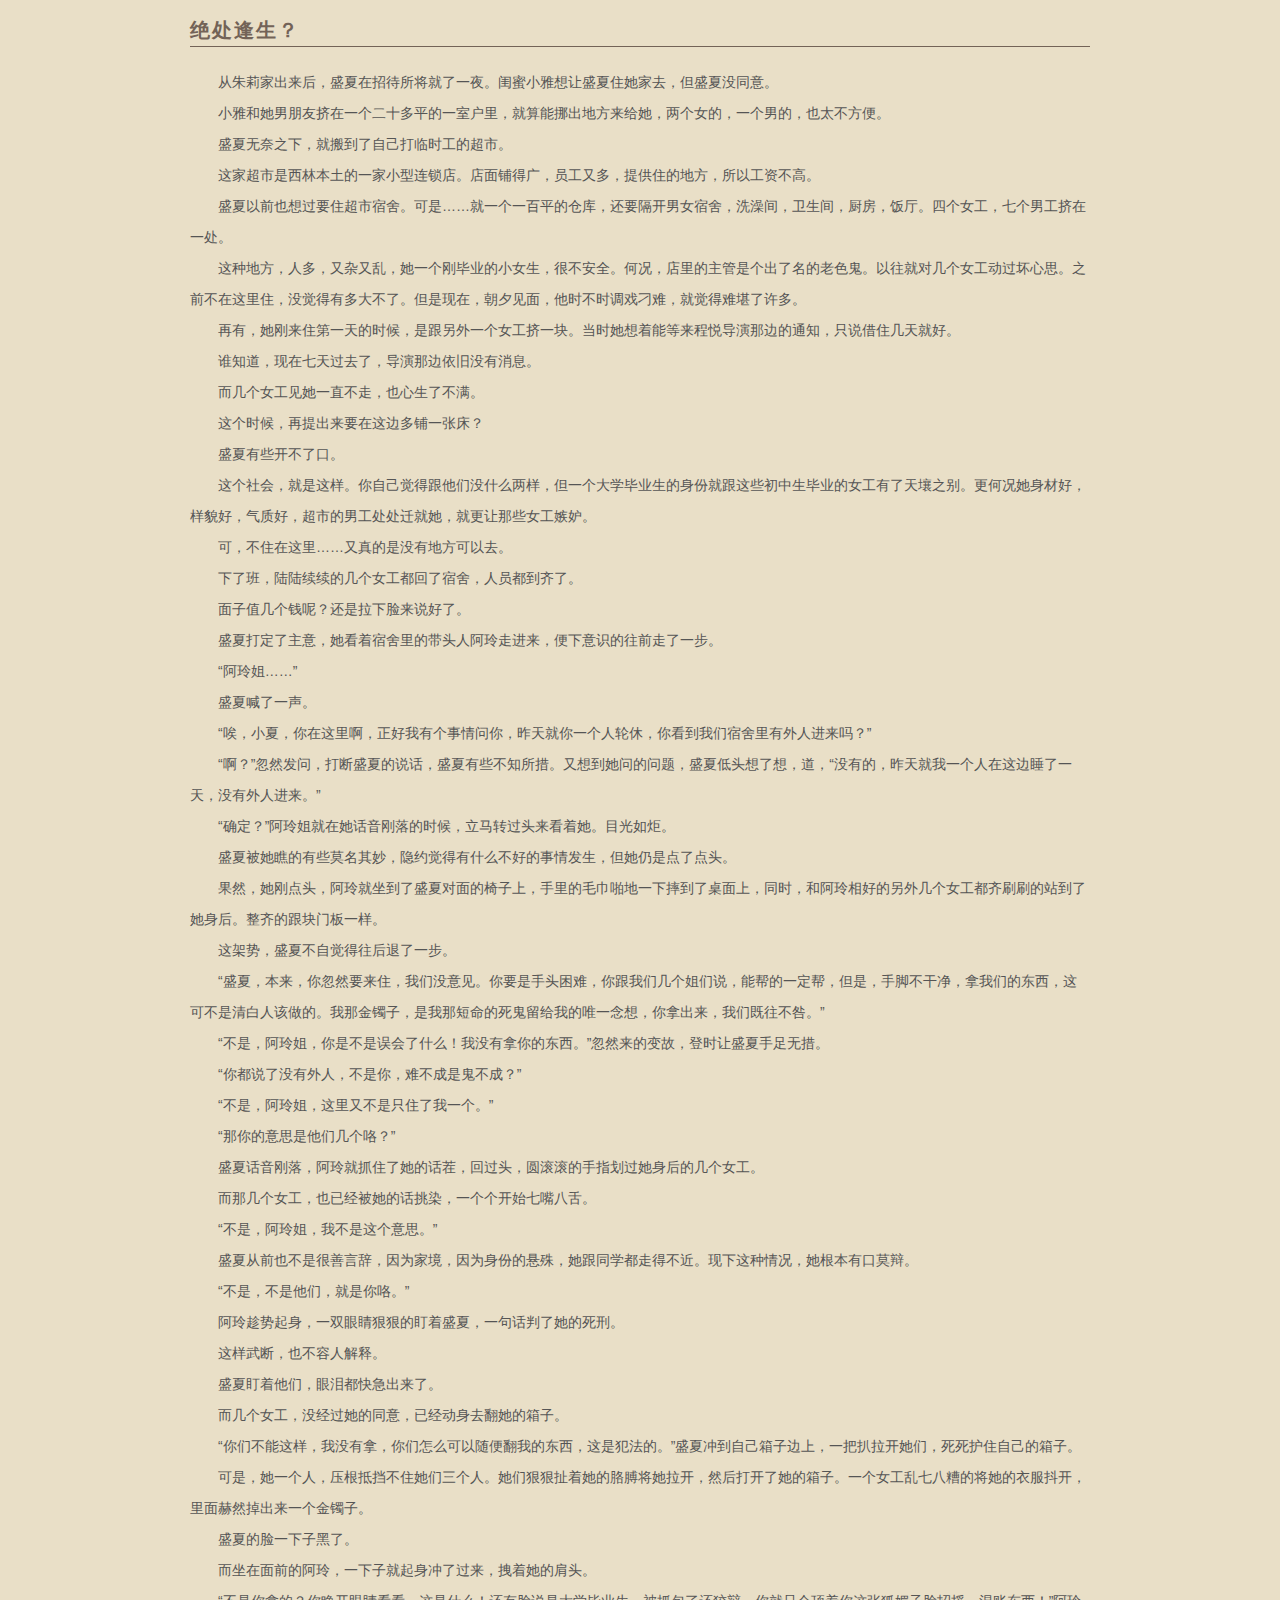
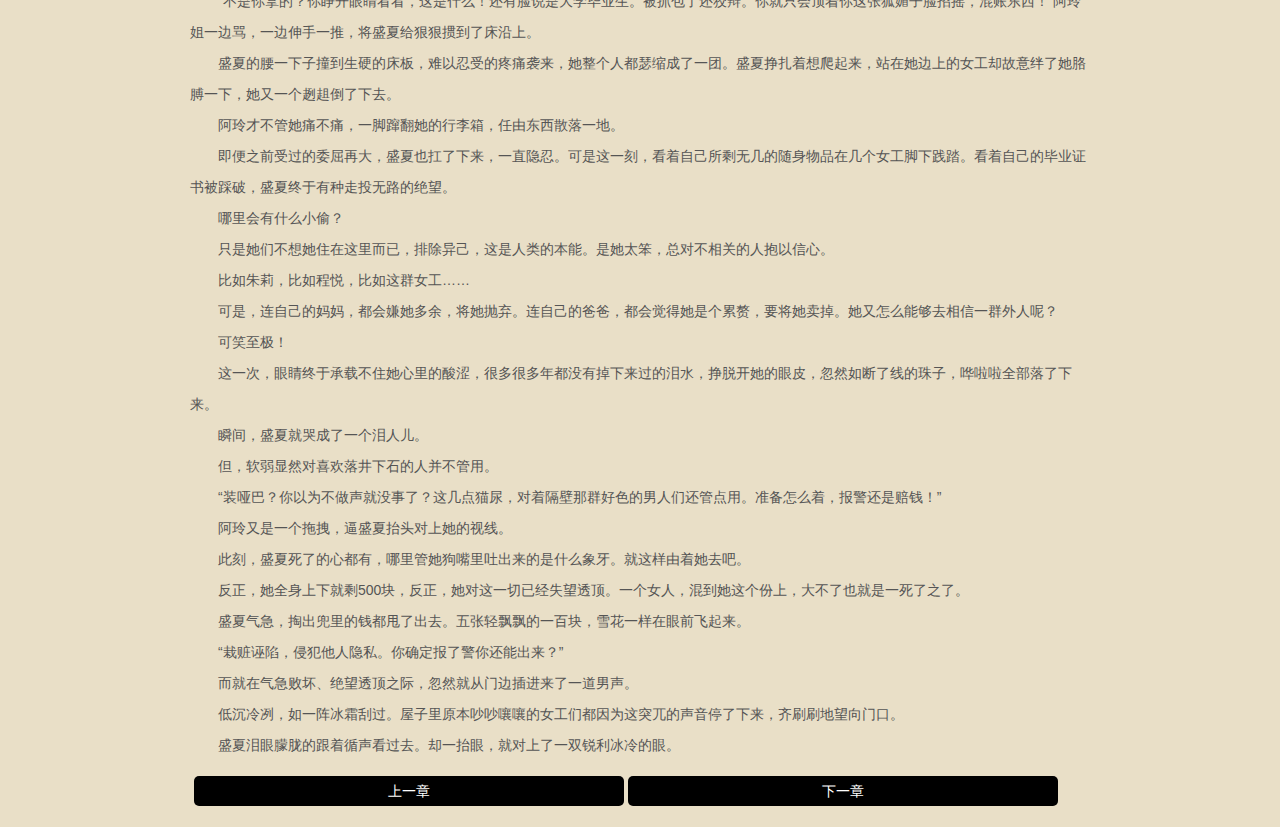
<file: index.html>
<!DOCTYPE html>
<head>
    <meta charset="utf-8">
    <meta name="viewport" content="width=device-width,initial-scale=1,user-scalable=no,minimal-ui">
    <meta name="format-detection" content="telephone=no">
    <title>HTML5APP阅读器</title>
    <link rel="shortcut icon" href="lisw.ico"/>
    <link rel="stylesheet" href="css/reset.css">
    <link rel="stylesheet" href="font/iconfont.css"/>
    <link rel="stylesheet" href="font/font_baitian/iconfont.css"/>
    <link rel="stylesheet" href="css/index.css"/>


</head>
<body>
<!--头部-->
<div class="top-nav" id="js_top_nav" style="display: none">
    <div class="top-nav-warp clearfix">
        <div class="iconfont icon-fanhui fl"></div>
        <p class="nav-title fl">返回书架</p>
    </div>
</div>
<!--内容-->
<div class="container" id="js_container">
    <h4>绝处逢生？</h4>

    <p>从朱莉家出来后，盛夏在招待所将就了一夜。闺蜜小雅想让盛夏住她家去，但盛夏没同意。</p>

    <p>小雅和她男朋友挤在一个二十多平的一室户里，就算能挪出地方来给她，两个女的，一个男的，也太不方便。</p>

    <p>盛夏无奈之下，就搬到了自己打临时工的超市。</p>

    <p>这家超市是西林本土的一家小型连锁店。店面铺得广，员工又多，提供住的地方，所以工资不高。</p>

    <p>盛夏以前也想过要住超市宿舍。可是……就一个一百平的仓库，还要隔开男女宿舍，洗澡间，卫生间，厨房，饭厅。四个女工，七个男工挤在一处。</p>

    <p>
        这种地方，人多，又杂又乱，她一个刚毕业的小女生，很不安全。何况，店里的主管是个出了名的老色鬼。以往就对几个女工动过坏心思。之前不在这里住，没觉得有多大不了。但是现在，朝夕见面，他时不时调戏刁难，就觉得难堪了许多。</p>

    <p>再有，她刚来住第一天的时候，是跟另外一个女工挤一块。当时她想着能等来程悦导演那边的通知，只说借住几天就好。</p>

    <p>谁知道，现在七天过去了，导演那边依旧没有消息。</p>

    <p>而几个女工见她一直不走，也心生了不满。</p>

    <p>这个时候，再提出来要在这边多铺一张床？</p>

    <p>盛夏有些开不了口。</p>

    <p>这个社会，就是这样。你自己觉得跟他们没什么两样，但一个大学毕业生的身份就跟这些初中生毕业的女工有了天壤之别。更何况她身材好，样貌好，气质好，超市的男工处处迁就她，就更让那些女工嫉妒。</p>

    <p>可，不住在这里……又真的是没有地方可以去。</p>

    <p>下了班，陆陆续续的几个女工都回了宿舍，人员都到齐了。</p>

    <p>面子值几个钱呢？还是拉下脸来说好了。</p>

    <p>盛夏打定了主意，她看着宿舍里的带头人阿玲走进来，便下意识的往前走了一步。</p>

    <p>“阿玲姐……”</p>

    <p>盛夏喊了一声。</p>

    <p>“唉，小夏，你在这里啊，正好我有个事情问你，昨天就你一个人轮休，你看到我们宿舍里有外人进来吗？”</p>

    <p>“啊？”忽然发问，打断盛夏的说话，盛夏有些不知所措。又想到她问的问题，盛夏低头想了想，道，“没有的，昨天就我一个人在这边睡了一天，没有外人进来。”</p>

    <p>“确定？”阿玲姐就在她话音刚落的时候，立马转过头来看着她。目光如炬。</p>

    <p>盛夏被她瞧的有些莫名其妙，隐约觉得有什么不好的事情发生，但她仍是点了点头。</p>

    <p>果然，她刚点头，阿玲就坐到了盛夏对面的椅子上，手里的毛巾啪地一下摔到了桌面上，同时，和阿玲相好的另外几个女工都齐刷刷的站到了她身后。整齐的跟块门板一样。</p>

    <p>这架势，盛夏不自觉得往后退了一步。</p>

    <p>
        “盛夏，本来，你忽然要来住，我们没意见。你要是手头困难，你跟我们几个姐们说，能帮的一定帮，但是，手脚不干净，拿我们的东西，这可不是清白人该做的。我那金镯子，是我那短命的死鬼留给我的唯一念想，你拿出来，我们既往不咎。”</p>

    <p>“不是，阿玲姐，你是不是误会了什么！我没有拿你的东西。”忽然来的变故，登时让盛夏手足无措。</p>

    <p>“你都说了没有外人，不是你，难不成是鬼不成？”</p>

    <p>“不是，阿玲姐，这里又不是只住了我一个。”</p>

    <p>“那你的意思是他们几个咯？”</p>

    <p>盛夏话音刚落，阿玲就抓住了她的话茬，回过头，圆滚滚的手指划过她身后的几个女工。</p>

    <p>而那几个女工，也已经被她的话挑染，一个个开始七嘴八舌。</p>

    <p>“不是，阿玲姐，我不是这个意思。”</p>

    <p>盛夏从前也不是很善言辞，因为家境，因为身份的悬殊，她跟同学都走得不近。现下这种情况，她根本有口莫辩。</p>

    <p>“不是，不是他们，就是你咯。”</p>

    <p>阿玲趁势起身，一双眼睛狠狠的盯着盛夏，一句话判了她的死刑。</p>

    <p>这样武断，也不容人解释。</p>

    <p>盛夏盯着他们，眼泪都快急出来了。</p>

    <p>而几个女工，没经过她的同意，已经动身去翻她的箱子。</p>

    <p>“你们不能这样，我没有拿，你们怎么可以随便翻我的东西，这是犯法的。”盛夏冲到自己箱子边上，一把扒拉开她们，死死护住自己的箱子。</p>

    <p>可是，她一个人，压根抵挡不住她们三个人。她们狠狠扯着她的胳膊将她拉开，然后打开了她的箱子。一个女工乱七八糟的将她的衣服抖开，里面赫然掉出来一个金镯子。</p>

    <p>盛夏的脸一下子黑了。</p>

    <p>而坐在面前的阿玲，一下子就起身冲了过来，拽着她的肩头。</p>

    <p>“不是你拿的？你睁开眼睛看看，这是什么！还有脸说是大学毕业生。被抓包了还狡辩。你就只会顶着你这张狐媚子脸招摇，混账东西！”阿玲姐一边骂，一边伸手一推，将盛夏给狠狠掼到了床沿上。</p>

    <p>盛夏的腰一下子撞到生硬的床板，难以忍受的疼痛袭来，她整个人都瑟缩成了一团。盛夏挣扎着想爬起来，站在她边上的女工却故意绊了她胳膊一下，她又一个趔趄倒了下去。</p>

    <p>阿玲才不管她痛不痛，一脚蹿翻她的行李箱，任由东西散落一地。</p>

    <p>即便之前受过的委屈再大，盛夏也扛了下来，一直隐忍。可是这一刻，看着自己所剩无几的随身物品在几个女工脚下践踏。看着自己的毕业证书被踩破，盛夏终于有种走投无路的绝望。</p>

    <p>哪里会有什么小偷？</p>

    <p>只是她们不想她住在这里而已，排除异己，这是人类的本能。是她太笨，总对不相关的人抱以信心。</p>

    <p>比如朱莉，比如程悦，比如这群女工……</p>

    <p>可是，连自己的妈妈，都会嫌她多余，将她抛弃。连自己的爸爸，都会觉得她是个累赘，要将她卖掉。她又怎么能够去相信一群外人呢？</p>

    <p>可笑至极！</p>

    <p>这一次，眼睛终于承载不住她心里的酸涩，很多很多年都没有掉下来过的泪水，挣脱开她的眼皮，忽然如断了线的珠子，哗啦啦全部落了下来。</p>

    <p>瞬间，盛夏就哭成了一个泪人儿。</p>

    <p>但，软弱显然对喜欢落井下石的人并不管用。</p>

    <p>“装哑巴？你以为不做声就没事了？这几点猫尿，对着隔壁那群好色的男人们还管点用。准备怎么着，报警还是赔钱！”</p>

    <p>阿玲又是一个拖拽，逼盛夏抬头对上她的视线。</p>

    <p>此刻，盛夏死了的心都有，哪里管她狗嘴里吐出来的是什么象牙。就这样由着她去吧。</p>

    <p>反正，她全身上下就剩500块，反正，她对这一切已经失望透顶。一个女人，混到她这个份上，大不了也就是一死了之了。</p>

    <p>盛夏气急，掏出兜里的钱都甩了出去。五张轻飘飘的一百块，雪花一样在眼前飞起来。</p>

    <p>“栽赃诬陷，侵犯他人隐私。你确定报了警你还能出来？”</p>

    <p>而就在气急败坏、绝望透顶之际，忽然就从门边插进来了一道男声。</p>

    <p>低沉冷冽，如一阵冰霜刮过。屋子里原本吵吵嚷嚷的女工们都因为这突兀的声音停了下来，齐刷刷地望向门口。</p>

    <p>盛夏泪眼朦胧的跟着循声看过去。却一抬眼，就对上了一双锐利冰冷的眼。</p>
</div>
<!--上一章 下一章 -->
<div class="m-button-bar">
    <ul class="u-tab clearfix">
        <li class="prev_button fl" id="js_up">
            上一章
        </li>
        <li class="next_button fl" id="js_next">
            下一章
        </li>
    </ul>
</div>
<!--底部-->
<div class="footer" id="js_footer" style="display: none">
    <div class="footer-left">
        <div class="iconfont icon-mulu"></div>
        <div>目录</div>
    </div>
    <div class="footer-middle" id="js_ziti">
        <div class="iconfont icon-ziti" id="js_footer_middle_color"></div>
        <div>字体</div>
    </div>
    <div class="footer-right clearfix" id="js_qie_huan">
        <div class="night" id="js_night">
            <div class="iconfont icon-yueliang"></div>
            <div>夜间</div>
        </div>
        <div class="with" id="js_bai_tian">
            <div class="iconfont icon-baitianqing"></div>
            <div>白天</div>
        </div>
    </div>
</div>
<!--改变颜色-->
<div class="yan-se" id="js_yan_se" style="display: none">
    <div class="yan-se-zi-hao clearfix">
        <div class="zi fl">字号</div>
        <div class="text fl" id="js_big_txt">大</div>
        <div class="text fl" id="js_small_txt">小</div>
    </div>
    <div class="yan-se-bg clearfix">
        <div class="bg fl">背景</div>
        <ul class="color fl" id="js_bg_color">
            <li></li>
            <li></li>
            <li></li>
            <li></li>
            <li></li>
        </ul>
    </div>
</div>
<!--中间空盒子-->
<div class="middle" id="js_kong"></div>


<script src="lib/zepto.min.js"></script>
<script>
    window.jQuery = $;
</script>
<script src="js/jquery.base64.js"></script>
<script src="js/jquery.jsonp.js"></script>
<script>
    $(function () {

        //入口函数
        main();
        function main() {
            interaction();

        }

        //本地存储
        var pre = 'lsw';
        //防止复用
        function getLocal(key) {
            return localStorage.getItem(pre + key);
        }

        function setLocal(key, val) {
            return localStorage.setItem(pre + key, val)
        }

        //获取DOM对象

        var Dom = {
            kong: $('#js_kong'),
            js_footer: $('#js_footer'),
            js_top_nav: $('#js_top_nav'),
            js_yan_se: $('#js_yan_se'),
            js_ziti: $('#js_ziti'),
            js_footer_middle_color: $('#js_footer_middle_color'),
            js_container: $('#js_container'),
            js_bai_tian: $('#js_bai_tian'),
            js_night: $('#js_night'),
            body: $('body'),

        };

        //页面初始化

        var initFontSize = parseInt(getLocal('font-size')) || 14;
        var bgColor = getLocal('background-color') || '#E9DFC7';

        Dom.js_container.css('font-size', initFontSize);
        Dom.body.css('background-color', bgColor);


        //交互函数
        function interaction() {


            $('#js_kong').click(function () {
                if (Dom.js_footer.css('display') == 'none') {
                    Dom.js_footer.show();
                    Dom.js_top_nav.show();
                } else {
                    Dom.js_footer.hide();
                    Dom.js_top_nav.hide();
                    Dom.js_yan_se.hide();
                    Dom.js_footer_middle_color.removeClass('action');
                }
            });
            //滚动隐藏
            $(window).scroll(function () {
                Dom.js_footer.hide();
                Dom.js_top_nav.hide();
                Dom.js_yan_se.hide()
            });

            //点击字体显示隐藏
            $('#js_ziti').click(function () {
                if (Dom.js_yan_se.css('display') == 'none') {
                    Dom.js_yan_se.show();
                    Dom.js_footer_middle_color.addClass('action')
                } else {
                    Dom.js_yan_se.hide();
                    Dom.js_footer_middle_color.removeClass('action');
                }
            });

            //点击字体变大
            $('#js_big_txt').click(function () {
                initFontSize++;
                if (initFontSize > 25) {
                    return;
                }
                Dom.js_container.css('font-size', initFontSize);
                setLocal('font-size', initFontSize)
            });
            //点击字体变小
            $('#js_small_txt').click(function () {
                initFontSize--;
                if (initFontSize < 12) {
                    return;
                }
                Dom.js_container.css('font-size', initFontSize);
                setLocal('font-size', initFontSize)
            });

            //背景颜色
            var lis = $('#js_bg_color').children();
            for (var i = 0, len = lis.length; i < len; i++) {

                lis[i].onclick = function () {

                    var bgColor = $(this).css('background-color');
                    Dom.body.css('background-color', bgColor);
                    setLocal('background-color', bgColor);
                }
            }

            //夜间和白天切换
            var night = $('#js_qie_huan');
            night.on('click', function () {
                if (Dom.js_night.css('display') == 'none') {
                    Dom.js_bai_tian.hide();
                    Dom.js_night.show();
                    Dom.body.css('background-color', bgColor);
                } else {
                    Dom.js_night.hide();
                    Dom.js_bai_tian.show();
                    Dom.body.css({
                        'background-color': '#0F1410',
                        'color': '#4E534F'
                    });

                }
            });


        }


        //上一页
        var Chapter_id = 4;
        //本地存储 如果有记录就用记录的
        if (getLocal('last_id')) {
            Chapter_id = getLocal('last_id');
        }

        $('#js_up').click(function () {
            Chapter_id--;
            if (Chapter_id == 1) {
                Chapter_id = 8;
            }
            setLocal('last_id',Chapter_id);
            $(window).scrollTop(0);
            content(Chapter_id);
        });
        //下一页
        $('#js_next').click(function () {
            Chapter_id++;
            if (Chapter_id == 8) {
                Chapter_id = 1;
            }
            setLocal('last_id',Chapter_id);
            $(window).scrollTop(0);
            content(Chapter_id);
        });


        content(Chapter_id);
        //页面ajax
        function content(id) {
            $.get("data/data" + Chapter_id + ".json",
                    function (data) {
                        if (data.result == 0) {
                            var url = data.jsonp;
                            getBSONP(url, function (data) {
                                var jsonObj = JSON.parse(data);
                                var html = "<h4>" + jsonObj.t + "</h4>";
                                for (var i = 0; i < jsonObj.p.length; i++) {
                                    html += "<p>" + jsonObj.p[i] + "</p>";
                                }
                                $('#js_container').html(html)
                            })

                        }
                    }, 'json');
        }


        //数据解密
        function getBSONP(url, callback) {
            return $.jsonp({
                url: url,
                cache: true,
                callback: "duokan_fiction_chapter",
                success: function (result) {
                    var data = $.base64.decode(result);
                    var json = decodeURIComponent(escape(data));
                    callback(json);
                }
            });

        };


    });
</script>
</body>
</file>
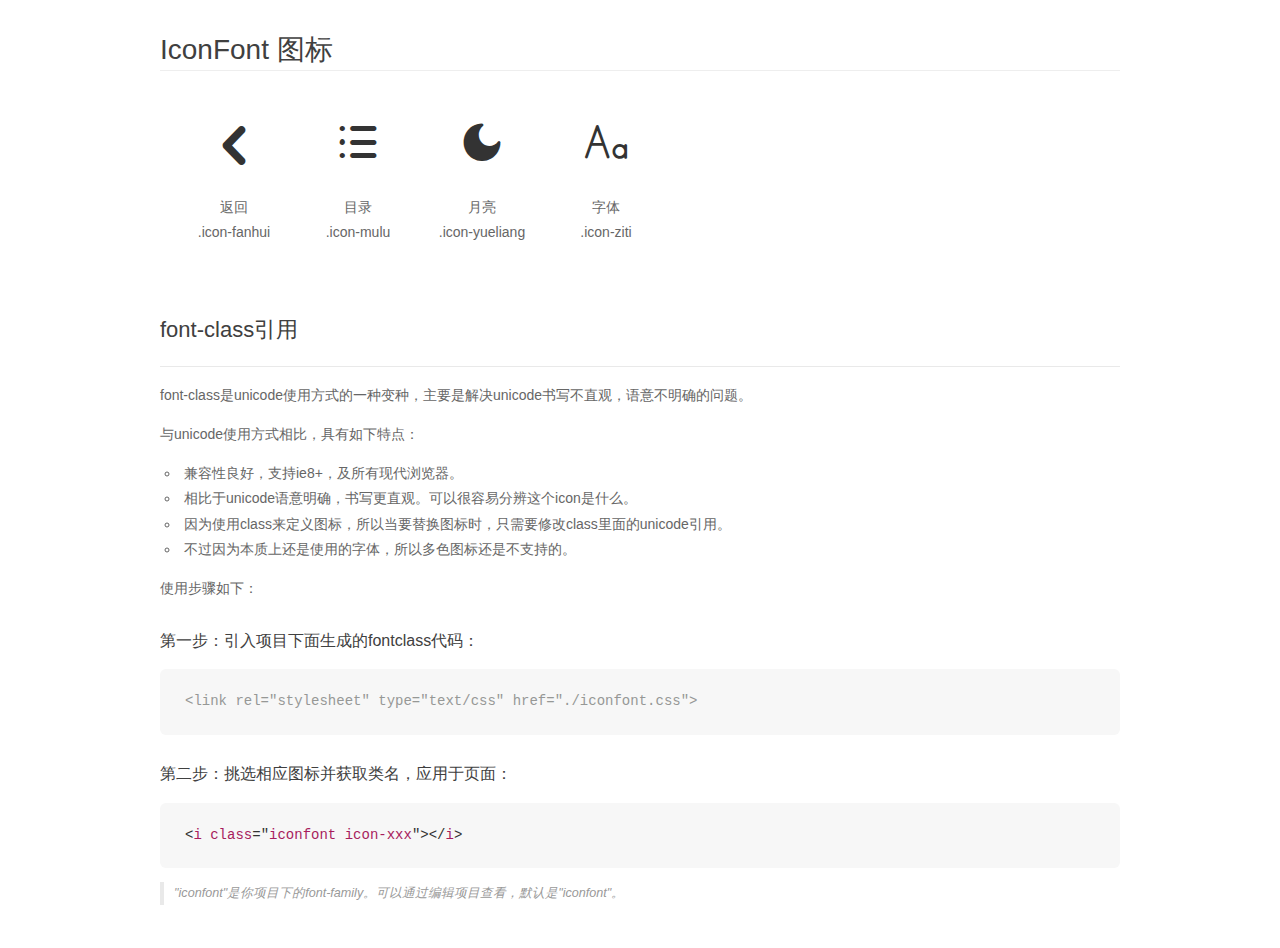
<file: font/demo_fontclass.html>
<!DOCTYPE html>
<html>
<head>
    <meta charset="utf-8"/>
    <title>IconFont</title>
    <link rel="stylesheet" href="demo.css">
    <link rel="stylesheet" href="iconfont.css">
</head>
<body>
    <div class="main markdown">
        <h1>IconFont 图标</h1>
        <ul class="icon_lists clear">
            
                <li>
                <i class="icon iconfont icon-fanhui"></i>
                    <div class="name">返回</div>
                    <div class="fontclass">.icon-fanhui</div>
                </li>
            
                <li>
                <i class="icon iconfont icon-mulu"></i>
                    <div class="name">目录</div>
                    <div class="fontclass">.icon-mulu</div>
                </li>
            
                <li>
                <i class="icon iconfont icon-yueliang"></i>
                    <div class="name">月亮</div>
                    <div class="fontclass">.icon-yueliang</div>
                </li>
            
                <li>
                <i class="icon iconfont icon-ziti"></i>
                    <div class="name">字体</div>
                    <div class="fontclass">.icon-ziti</div>
                </li>
            
        </ul>

        <h2 id="font-class-">font-class引用</h2>
        <hr>

        <p>font-class是unicode使用方式的一种变种，主要是解决unicode书写不直观，语意不明确的问题。</p>
        <p>与unicode使用方式相比，具有如下特点：</p>
        <ul>
        <li>兼容性良好，支持ie8+，及所有现代浏览器。</li>
        <li>相比于unicode语意明确，书写更直观。可以很容易分辨这个icon是什么。</li>
        <li>因为使用class来定义图标，所以当要替换图标时，只需要修改class里面的unicode引用。</li>
        <li>不过因为本质上还是使用的字体，所以多色图标还是不支持的。</li>
        </ul>
        <p>使用步骤如下：</p>
        <h3 id="-fontclass-">第一步：引入项目下面生成的fontclass代码：</h3>


        <pre><code class="lang-js hljs javascript"><span class="hljs-comment">&lt;link rel="stylesheet" type="text/css" href="./iconfont.css"&gt;</span></code></pre>
        <h3 id="-">第二步：挑选相应图标并获取类名，应用于页面：</h3>
        <pre><code class="lang-css hljs">&lt;<span class="hljs-selector-tag">i</span> <span class="hljs-selector-tag">class</span>="<span class="hljs-selector-tag">iconfont</span> <span class="hljs-selector-tag">icon-xxx</span>"&gt;&lt;/<span class="hljs-selector-tag">i</span>&gt;</code></pre>
        <blockquote>
        <p>"iconfont"是你项目下的font-family。可以通过编辑项目查看，默认是"iconfont"。</p>
        </blockquote>
    </div>
</body>
</html>
</file>
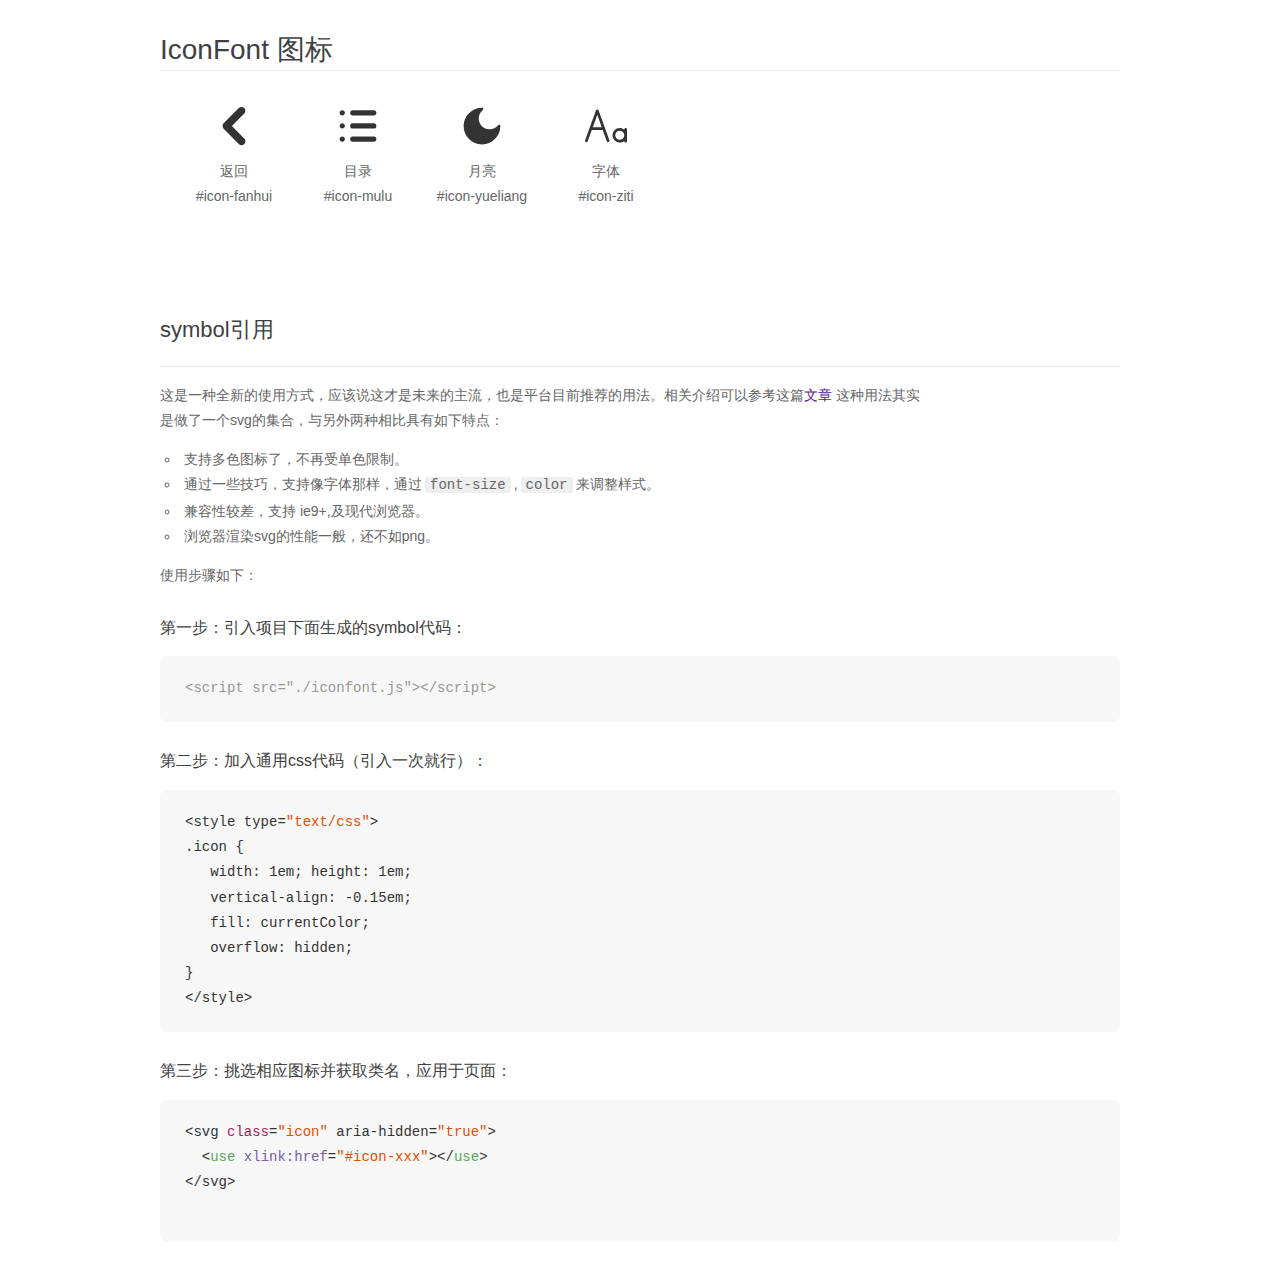
<file: font/demo_symbol.html>
<!DOCTYPE html>
<html>
<head>
    <meta charset="utf-8"/>
    <title>IconFont</title>
    <link rel="stylesheet" href="demo.css">
    <script src="iconfont.js"></script>

    <style type="text/css">
        .icon {
          /* 通过设置 font-size 来改变图标大小 */
          width: 1em; height: 1em;
          /* 图标和文字相邻时，垂直对齐 */
          vertical-align: -0.15em;
          /* 通过设置 color 来改变 SVG 的颜色/fill */
          fill: currentColor;
          /* path 和 stroke 溢出 viewBox 部分在 IE 下会显示
             normalize.css 中也包含这行 */
          overflow: hidden;
        }

    </style>
</head>
<body>
    <div class="main markdown">
        <h1>IconFont 图标</h1>
        <ul class="icon_lists clear">
            
                <li>
                    <svg class="icon" aria-hidden="true">
                        <use xlink:href="#icon-fanhui"></use>
                    </svg>
                    <div class="name">返回</div>
                    <div class="fontclass">#icon-fanhui</div>
                </li>
            
                <li>
                    <svg class="icon" aria-hidden="true">
                        <use xlink:href="#icon-mulu"></use>
                    </svg>
                    <div class="name">目录</div>
                    <div class="fontclass">#icon-mulu</div>
                </li>
            
                <li>
                    <svg class="icon" aria-hidden="true">
                        <use xlink:href="#icon-yueliang"></use>
                    </svg>
                    <div class="name">月亮</div>
                    <div class="fontclass">#icon-yueliang</div>
                </li>
            
                <li>
                    <svg class="icon" aria-hidden="true">
                        <use xlink:href="#icon-ziti"></use>
                    </svg>
                    <div class="name">字体</div>
                    <div class="fontclass">#icon-ziti</div>
                </li>
            
        </ul>


        <h2 id="symbol-">symbol引用</h2>
        <hr>

        <p>这是一种全新的使用方式，应该说这才是未来的主流，也是平台目前推荐的用法。相关介绍可以参考这篇<a href="">文章</a>
        这种用法其实是做了一个svg的集合，与另外两种相比具有如下特点：</p>
        <ul>
          <li>支持多色图标了，不再受单色限制。</li>
          <li>通过一些技巧，支持像字体那样，通过<code>font-size</code>,<code>color</code>来调整样式。</li>
          <li>兼容性较差，支持 ie9+,及现代浏览器。</li>
          <li>浏览器渲染svg的性能一般，还不如png。</li>
        </ul>
        <p>使用步骤如下：</p>
        <h3 id="-symbol-">第一步：引入项目下面生成的symbol代码：</h3>
        <pre><code class="lang-js hljs javascript"><span class="hljs-comment">&lt;script src="./iconfont.js"&gt;&lt;/script&gt;</span></code></pre>
        <h3 id="-css-">第二步：加入通用css代码（引入一次就行）：</h3>
        <pre><code class="lang-js hljs javascript">&lt;style type=<span class="hljs-string">"text/css"</span>&gt;
.icon {
   width: <span class="hljs-number">1</span>em; height: <span class="hljs-number">1</span>em;
   vertical-align: <span class="hljs-number">-0.15</span>em;
   fill: currentColor;
   overflow: hidden;
}
&lt;<span class="hljs-regexp">/style&gt;</span></code></pre>
        <h3 id="-">第三步：挑选相应图标并获取类名，应用于页面：</h3>
        <pre><code class="lang-js hljs javascript">&lt;svg <span class="hljs-class"><span class="hljs-keyword">class</span></span>=<span class="hljs-string">"icon"</span> aria-hidden=<span class="hljs-string">"true"</span>&gt;<span class="xml"><span class="hljs-tag">
  &lt;<span class="hljs-name">use</span> <span class="hljs-attr">xlink:href</span>=<span class="hljs-string">"#icon-xxx"</span>&gt;</span><span class="hljs-tag">&lt;/<span class="hljs-name">use</span>&gt;</span>
</span>&lt;<span class="hljs-regexp">/svg&gt;
        </span></code></pre>
    </div>
</body>
</html>
</file>
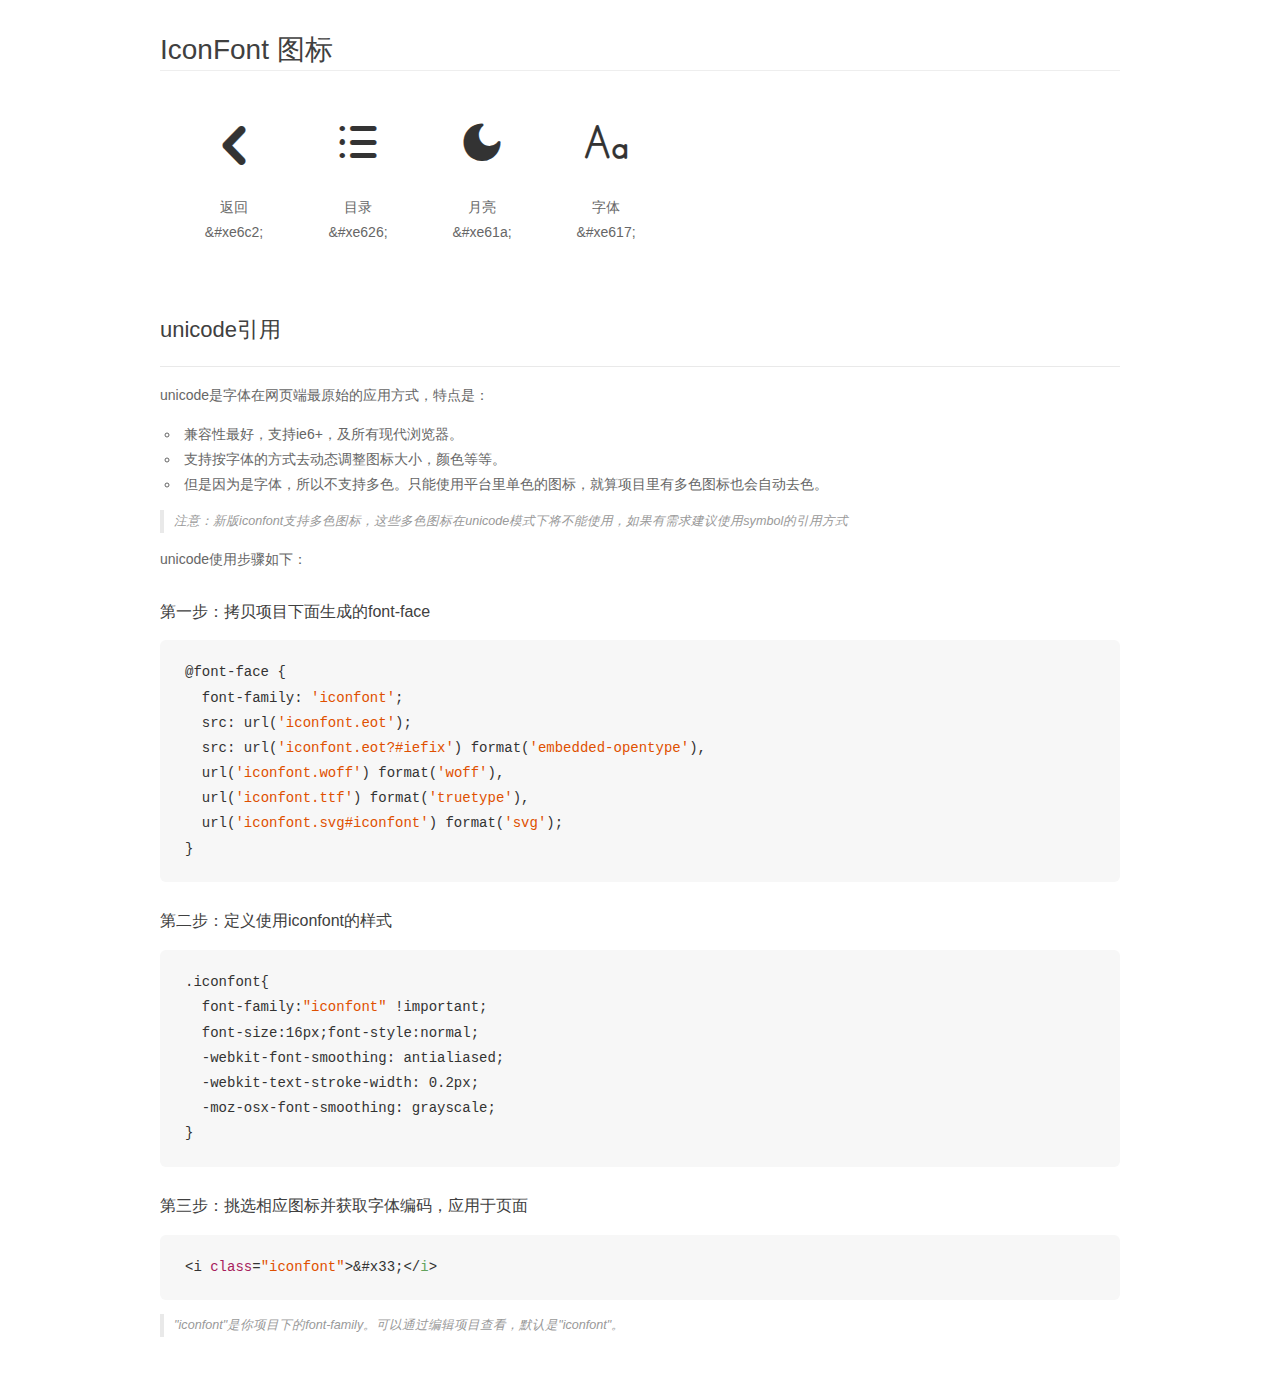
<file: font/demo_unicode.html>
<!DOCTYPE html>
<html>
<head>
    <meta charset="utf-8"/>
    <title>IconFont</title>
    <link rel="stylesheet" href="demo.css">

    <style type="text/css">

        @font-face {font-family: "iconfont";
          src: url('iconfont.eot'); /* IE9*/
          src: url('iconfont.eot#iefix') format('embedded-opentype'), /* IE6-IE8 */
          url('iconfont.woff') format('woff'), /* chrome, firefox */
          url('iconfont.ttf') format('truetype'), /* chrome, firefox, opera, Safari, Android, iOS 4.2+*/
          url('iconfont.svg#iconfont') format('svg'); /* iOS 4.1- */
        }

        .iconfont {
          font-family:"iconfont" !important;
          font-size:16px;
          font-style:normal;
          -webkit-font-smoothing: antialiased;
          -webkit-text-stroke-width: 0.2px;
          -moz-osx-font-smoothing: grayscale;
        }

    </style>
</head>
<body>
    <div class="main markdown">
        <h1>IconFont 图标</h1>
        <ul class="icon_lists clear">
            
                <li>
                <i class="icon iconfont">&#xe6c2;</i>
                    <div class="name">返回</div>
                    <div class="code">&amp;#xe6c2;</div>
                </li>
            
                <li>
                <i class="icon iconfont">&#xe626;</i>
                    <div class="name">目录</div>
                    <div class="code">&amp;#xe626;</div>
                </li>
            
                <li>
                <i class="icon iconfont">&#xe61a;</i>
                    <div class="name">月亮</div>
                    <div class="code">&amp;#xe61a;</div>
                </li>
            
                <li>
                <i class="icon iconfont">&#xe617;</i>
                    <div class="name">字体</div>
                    <div class="code">&amp;#xe617;</div>
                </li>
            
        </ul>
        <h2 id="unicode-">unicode引用</h2>
        <hr>

        <p>unicode是字体在网页端最原始的应用方式，特点是：</p>
        <ul>
        <li>兼容性最好，支持ie6+，及所有现代浏览器。</li>
        <li>支持按字体的方式去动态调整图标大小，颜色等等。</li>
        <li>但是因为是字体，所以不支持多色。只能使用平台里单色的图标，就算项目里有多色图标也会自动去色。</li>
        </ul>
        <blockquote>
        <p>注意：新版iconfont支持多色图标，这些多色图标在unicode模式下将不能使用，如果有需求建议使用symbol的引用方式</p>
        </blockquote>
        <p>unicode使用步骤如下：</p>
        <h3 id="-font-face">第一步：拷贝项目下面生成的font-face</h3>
        <pre><code class="lang-js hljs javascript">@font-face {
  font-family: <span class="hljs-string">'iconfont'</span>;
  src: url(<span class="hljs-string">'iconfont.eot'</span>);
  src: url(<span class="hljs-string">'iconfont.eot?#iefix'</span>) format(<span class="hljs-string">'embedded-opentype'</span>),
  url(<span class="hljs-string">'iconfont.woff'</span>) format(<span class="hljs-string">'woff'</span>),
  url(<span class="hljs-string">'iconfont.ttf'</span>) format(<span class="hljs-string">'truetype'</span>),
  url(<span class="hljs-string">'iconfont.svg#iconfont'</span>) format(<span class="hljs-string">'svg'</span>);
}
</code></pre>
        <h3 id="-iconfont-">第二步：定义使用iconfont的样式</h3>
        <pre><code class="lang-js hljs javascript">.iconfont{
  font-family:<span class="hljs-string">"iconfont"</span> !important;
  font-size:<span class="hljs-number">16</span>px;font-style:normal;
  -webkit-font-smoothing: antialiased;
  -webkit-text-stroke-width: <span class="hljs-number">0.2</span>px;
  -moz-osx-font-smoothing: grayscale;
}
</code></pre>
        <h3 id="-">第三步：挑选相应图标并获取字体编码，应用于页面</h3>
        <pre><code class="lang-js hljs javascript">&lt;i <span class="hljs-class"><span class="hljs-keyword">class</span></span>=<span class="hljs-string">"iconfont"</span>&gt;&amp;#x33;<span class="xml"><span class="hljs-tag">&lt;/<span class="hljs-name">i</span>&gt;</span></span></code></pre>

        <blockquote>
        <p>"iconfont"是你项目下的font-family。可以通过编辑项目查看，默认是"iconfont"。</p>
        </blockquote>
    </div>


</body>
</html>
</file>
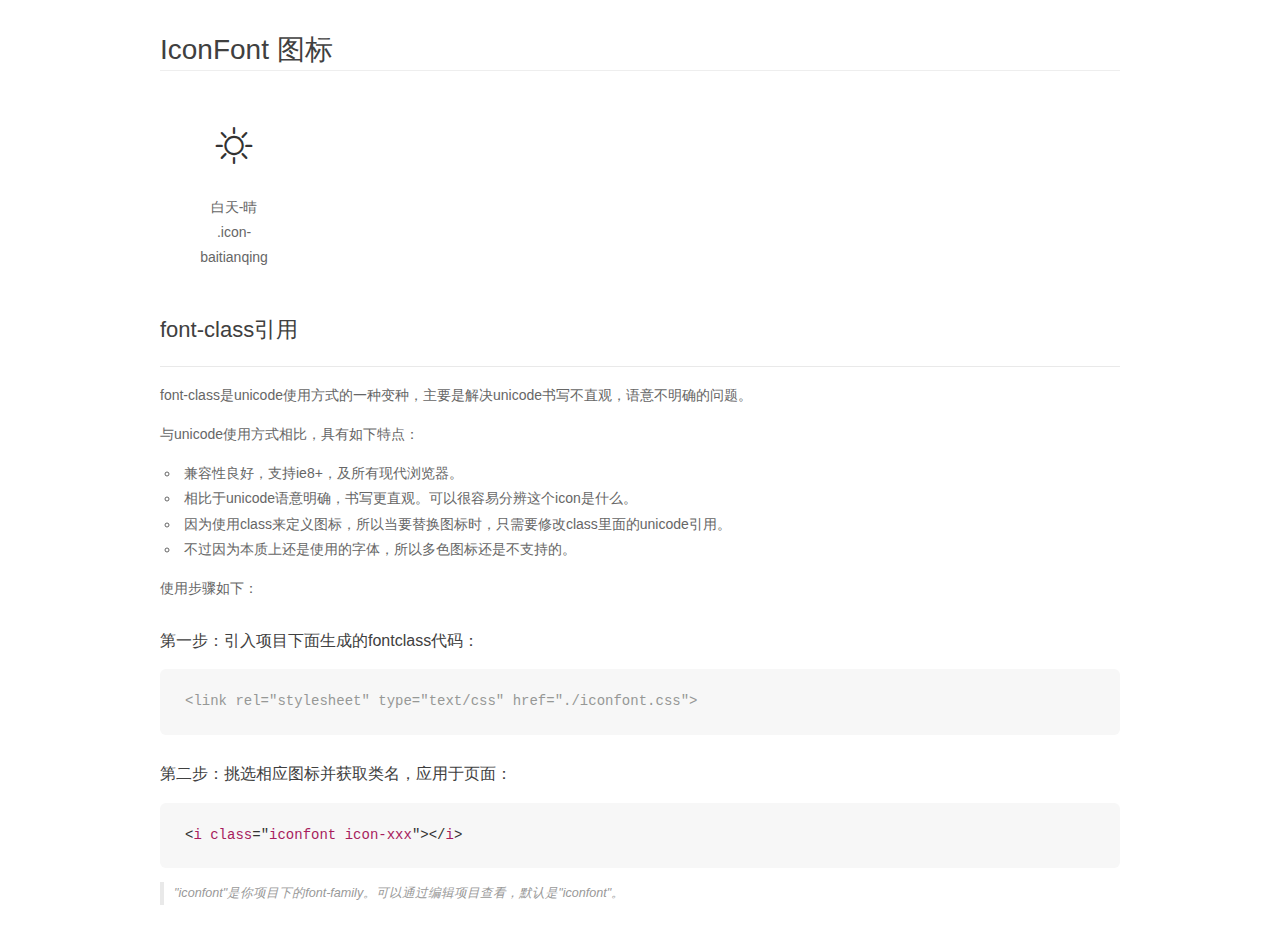
<file: font/font_baitian/demo_fontclass.html>
<!DOCTYPE html>
<html>
<head>
    <meta charset="utf-8"/>
    <title>IconFont</title>
    <link rel="stylesheet" href="demo.css">
    <link rel="stylesheet" href="iconfont.css">
</head>
<body>
    <div class="main markdown">
        <h1>IconFont 图标</h1>
        <ul class="icon_lists clear">
            
                <li>
                <i class="icon iconfont icon-baitianqing"></i>
                    <div class="name">白天-晴</div>
                    <div class="fontclass">.icon-baitianqing</div>
                </li>
            
        </ul>

        <h2 id="font-class-">font-class引用</h2>
        <hr>

        <p>font-class是unicode使用方式的一种变种，主要是解决unicode书写不直观，语意不明确的问题。</p>
        <p>与unicode使用方式相比，具有如下特点：</p>
        <ul>
        <li>兼容性良好，支持ie8+，及所有现代浏览器。</li>
        <li>相比于unicode语意明确，书写更直观。可以很容易分辨这个icon是什么。</li>
        <li>因为使用class来定义图标，所以当要替换图标时，只需要修改class里面的unicode引用。</li>
        <li>不过因为本质上还是使用的字体，所以多色图标还是不支持的。</li>
        </ul>
        <p>使用步骤如下：</p>
        <h3 id="-fontclass-">第一步：引入项目下面生成的fontclass代码：</h3>


        <pre><code class="lang-js hljs javascript"><span class="hljs-comment">&lt;link rel="stylesheet" type="text/css" href="./iconfont.css"&gt;</span></code></pre>
        <h3 id="-">第二步：挑选相应图标并获取类名，应用于页面：</h3>
        <pre><code class="lang-css hljs">&lt;<span class="hljs-selector-tag">i</span> <span class="hljs-selector-tag">class</span>="<span class="hljs-selector-tag">iconfont</span> <span class="hljs-selector-tag">icon-xxx</span>"&gt;&lt;/<span class="hljs-selector-tag">i</span>&gt;</code></pre>
        <blockquote>
        <p>"iconfont"是你项目下的font-family。可以通过编辑项目查看，默认是"iconfont"。</p>
        </blockquote>
    </div>
</body>
</html>
</file>
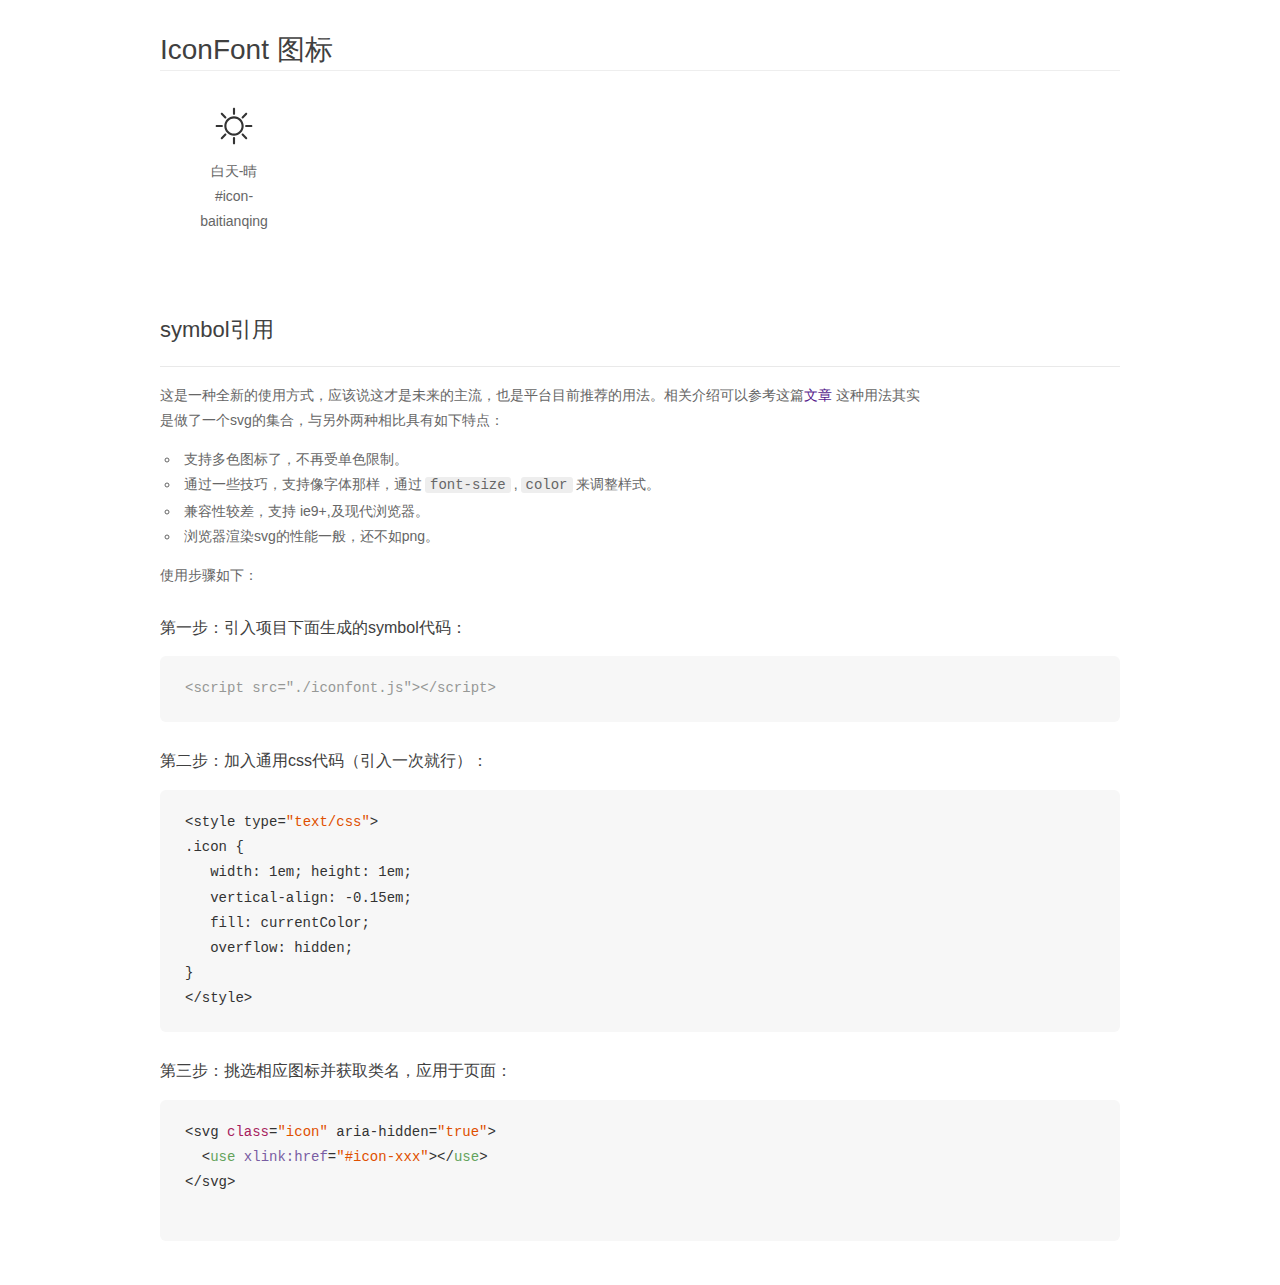
<file: font/font_baitian/demo_symbol.html>
<!DOCTYPE html>
<html>
<head>
    <meta charset="utf-8"/>
    <title>IconFont</title>
    <link rel="stylesheet" href="demo.css">
    <script src="iconfont.js"></script>

    <style type="text/css">
        .icon {
          /* 通过设置 font-size 来改变图标大小 */
          width: 1em; height: 1em;
          /* 图标和文字相邻时，垂直对齐 */
          vertical-align: -0.15em;
          /* 通过设置 color 来改变 SVG 的颜色/fill */
          fill: currentColor;
          /* path 和 stroke 溢出 viewBox 部分在 IE 下会显示
             normalize.css 中也包含这行 */
          overflow: hidden;
        }

    </style>
</head>
<body>
    <div class="main markdown">
        <h1>IconFont 图标</h1>
        <ul class="icon_lists clear">
            
                <li>
                    <svg class="icon" aria-hidden="true">
                        <use xlink:href="#icon-baitianqing"></use>
                    </svg>
                    <div class="name">白天-晴</div>
                    <div class="fontclass">#icon-baitianqing</div>
                </li>
            
        </ul>


        <h2 id="symbol-">symbol引用</h2>
        <hr>

        <p>这是一种全新的使用方式，应该说这才是未来的主流，也是平台目前推荐的用法。相关介绍可以参考这篇<a href="">文章</a>
        这种用法其实是做了一个svg的集合，与另外两种相比具有如下特点：</p>
        <ul>
          <li>支持多色图标了，不再受单色限制。</li>
          <li>通过一些技巧，支持像字体那样，通过<code>font-size</code>,<code>color</code>来调整样式。</li>
          <li>兼容性较差，支持 ie9+,及现代浏览器。</li>
          <li>浏览器渲染svg的性能一般，还不如png。</li>
        </ul>
        <p>使用步骤如下：</p>
        <h3 id="-symbol-">第一步：引入项目下面生成的symbol代码：</h3>
        <pre><code class="lang-js hljs javascript"><span class="hljs-comment">&lt;script src="./iconfont.js"&gt;&lt;/script&gt;</span></code></pre>
        <h3 id="-css-">第二步：加入通用css代码（引入一次就行）：</h3>
        <pre><code class="lang-js hljs javascript">&lt;style type=<span class="hljs-string">"text/css"</span>&gt;
.icon {
   width: <span class="hljs-number">1</span>em; height: <span class="hljs-number">1</span>em;
   vertical-align: <span class="hljs-number">-0.15</span>em;
   fill: currentColor;
   overflow: hidden;
}
&lt;<span class="hljs-regexp">/style&gt;</span></code></pre>
        <h3 id="-">第三步：挑选相应图标并获取类名，应用于页面：</h3>
        <pre><code class="lang-js hljs javascript">&lt;svg <span class="hljs-class"><span class="hljs-keyword">class</span></span>=<span class="hljs-string">"icon"</span> aria-hidden=<span class="hljs-string">"true"</span>&gt;<span class="xml"><span class="hljs-tag">
  &lt;<span class="hljs-name">use</span> <span class="hljs-attr">xlink:href</span>=<span class="hljs-string">"#icon-xxx"</span>&gt;</span><span class="hljs-tag">&lt;/<span class="hljs-name">use</span>&gt;</span>
</span>&lt;<span class="hljs-regexp">/svg&gt;
        </span></code></pre>
    </div>
</body>
</html>
</file>
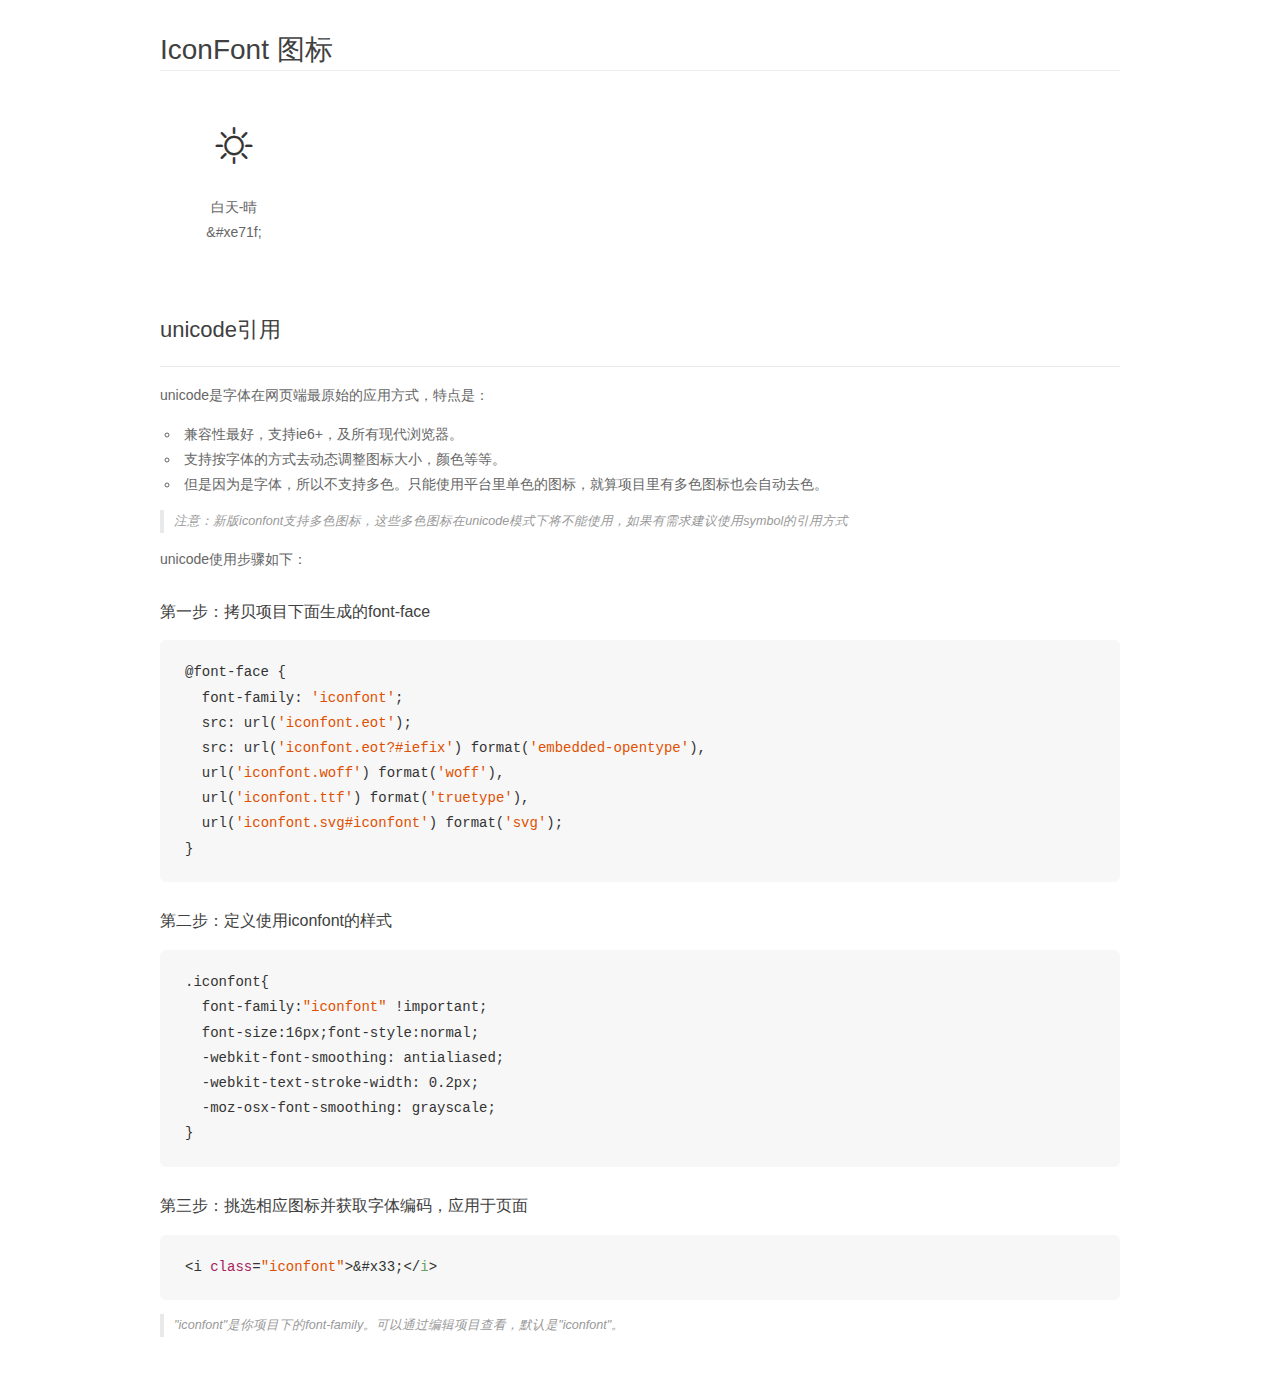
<file: font/font_baitian/demo_unicode.html>
<!DOCTYPE html>
<html>
<head>
    <meta charset="utf-8"/>
    <title>IconFont</title>
    <link rel="stylesheet" href="demo.css">

    <style type="text/css">

        @font-face {font-family: "iconfont";
          src: url('iconfont.eot'); /* IE9*/
          src: url('iconfont.eot#iefix') format('embedded-opentype'), /* IE6-IE8 */
          url('iconfont.woff') format('woff'), /* chrome, firefox */
          url('iconfont.ttf') format('truetype'), /* chrome, firefox, opera, Safari, Android, iOS 4.2+*/
          url('iconfont.svg#iconfont') format('svg'); /* iOS 4.1- */
        }

        .iconfont {
          font-family:"iconfont" !important;
          font-size:16px;
          font-style:normal;
          -webkit-font-smoothing: antialiased;
          -webkit-text-stroke-width: 0.2px;
          -moz-osx-font-smoothing: grayscale;
        }

    </style>
</head>
<body>
    <div class="main markdown">
        <h1>IconFont 图标</h1>
        <ul class="icon_lists clear">
            
                <li>
                <i class="icon iconfont">&#xe71f;</i>
                    <div class="name">白天-晴</div>
                    <div class="code">&amp;#xe71f;</div>
                </li>
            
        </ul>
        <h2 id="unicode-">unicode引用</h2>
        <hr>

        <p>unicode是字体在网页端最原始的应用方式，特点是：</p>
        <ul>
        <li>兼容性最好，支持ie6+，及所有现代浏览器。</li>
        <li>支持按字体的方式去动态调整图标大小，颜色等等。</li>
        <li>但是因为是字体，所以不支持多色。只能使用平台里单色的图标，就算项目里有多色图标也会自动去色。</li>
        </ul>
        <blockquote>
        <p>注意：新版iconfont支持多色图标，这些多色图标在unicode模式下将不能使用，如果有需求建议使用symbol的引用方式</p>
        </blockquote>
        <p>unicode使用步骤如下：</p>
        <h3 id="-font-face">第一步：拷贝项目下面生成的font-face</h3>
        <pre><code class="lang-js hljs javascript">@font-face {
  font-family: <span class="hljs-string">'iconfont'</span>;
  src: url(<span class="hljs-string">'iconfont.eot'</span>);
  src: url(<span class="hljs-string">'iconfont.eot?#iefix'</span>) format(<span class="hljs-string">'embedded-opentype'</span>),
  url(<span class="hljs-string">'iconfont.woff'</span>) format(<span class="hljs-string">'woff'</span>),
  url(<span class="hljs-string">'iconfont.ttf'</span>) format(<span class="hljs-string">'truetype'</span>),
  url(<span class="hljs-string">'iconfont.svg#iconfont'</span>) format(<span class="hljs-string">'svg'</span>);
}
</code></pre>
        <h3 id="-iconfont-">第二步：定义使用iconfont的样式</h3>
        <pre><code class="lang-js hljs javascript">.iconfont{
  font-family:<span class="hljs-string">"iconfont"</span> !important;
  font-size:<span class="hljs-number">16</span>px;font-style:normal;
  -webkit-font-smoothing: antialiased;
  -webkit-text-stroke-width: <span class="hljs-number">0.2</span>px;
  -moz-osx-font-smoothing: grayscale;
}
</code></pre>
        <h3 id="-">第三步：挑选相应图标并获取字体编码，应用于页面</h3>
        <pre><code class="lang-js hljs javascript">&lt;i <span class="hljs-class"><span class="hljs-keyword">class</span></span>=<span class="hljs-string">"iconfont"</span>&gt;&amp;#x33;<span class="xml"><span class="hljs-tag">&lt;/<span class="hljs-name">i</span>&gt;</span></span></code></pre>

        <blockquote>
        <p>"iconfont"是你项目下的font-family。可以通过编辑项目查看，默认是"iconfont"。</p>
        </blockquote>
    </div>


</body>
</html>
</file>
<file: font/iconfont.css>
@font-face {font-family: "iconfont";
  src: url('iconfont.eot?t=1484553187431'); /* IE9*/
  src: url('iconfont.eot?t=1484553187431#iefix') format('embedded-opentype'), /* IE6-IE8 */
  url('iconfont.woff?t=1484553187431') format('woff'), /* chrome, firefox */
  url('iconfont.ttf?t=1484553187431') format('truetype'), /* chrome, firefox, opera, Safari, Android, iOS 4.2+*/
  url('iconfont.svg?t=1484553187431#iconfont') format('svg'); /* iOS 4.1- */
}

.iconfont {
  font-family:"iconfont" !important;
  font-size:16px;
  font-style:normal;
  -webkit-font-smoothing: antialiased;
  -moz-osx-font-smoothing: grayscale;
}

.icon-fanhui:before { content: "\e6c2"; }

.icon-mulu:before { content: "\e626"; }

.icon-yueliang:before { content: "\e61a"; }

.icon-ziti:before { content: "\e617"; }
</file>
<file: font/font_baitian/iconfont.css>
@font-face {font-family: "iconfont";
  src: url('iconfont.eot?t=1484563052306'); /* IE9*/
  src: url('iconfont.eot?t=1484563052306#iefix') format('embedded-opentype'), /* IE6-IE8 */
  url('iconfont.woff?t=1484563052306') format('woff'), /* chrome, firefox */
  url('iconfont.ttf?t=1484563052306') format('truetype'), /* chrome, firefox, opera, Safari, Android, iOS 4.2+*/
  url('iconfont.svg?t=1484563052306#iconfont') format('svg'); /* iOS 4.1- */
}

.iconfont {
  font-family:"iconfont" !important;
  font-size:16px;
  font-style:normal;
  -webkit-font-smoothing: antialiased;
  -moz-osx-font-smoothing: grayscale;
}

.icon-baitianqing:before { content: "\e71f"; }
</file>
<file: css/index.css>
html {
    width: 100%;
    height: 100%;
    overflow-x: hidden;
}

body {
    width: 100%;
    height: 100%;
    background-color: #e9dfc7;
    text-align: left;
}

.top-nav {
    width: 100%;
    height: 50px;
    background-color: rgba(0, 0, 0, 0.85);
    position: fixed;
    top: 0;
}

.icon-fanhui,
.nav-title {
    color: #fff;
}

.icon-fanhui {
    width: 50px;
    height: 50px;
    font-size: 16px;
    text-align: center;
}

.top-nav-warp {
    line-height: 50px;
}

/*内容*/
.container {
    /*min-height: 540px;*/
    font-size: 14px;
    color: #555;
    line-height: 31px;
    padding: 15px;
    max-width: 900px;
    margin: 0 auto;
}

.container h4 {
    font-size: 20px;
    color: #736357;
    border-bottom: solid 1px #736357;
    margin: 0 0 1em 0;
    letter-spacing: 2px;
}

.container p {
    text-indent: 2em;
}

.m-button-bar {
    width: 70%;
    text-align: center;
    font-size: 14px;
    max-width: 900px;
    margin: 0 auto;
}

.prev_button, .next_button {
    height: 30px;
    width: 48%;
    background-color: #000;
    color: #fff;
    line-height: 30px;
    text-align: center;
    border-radius: 5px;
    margin: 0 2px;
}

.footer {
    box-sizing: border-box;
    width: 100%;
    height: 70px;
    background-color: rgba(0, 0, 0, 0.85);
    position: fixed;
    bottom: 0;
    padding-top: 16px;

}

.footer .iconfont {
    font-size: 21px;
}

.footer-left,
.footer-middle,
.footer-right {
    width: 33.3%;
    text-align: center;
    float: left;
    color: #fff;

}
.footer-right {
    position: relative;
}
.footer-right .night,
.footer-right .with {
    position: absolute;
    left: 50%;
    margin-left: -11px;
   /* float: left;
    margin-left: 35%;*/
}
.footer-right .with {
    display: none;
}
.footer-middle .action {
    color: #ff6703;
}
.yan-se {
    width: 100%;
    height: 135px;
    background-color: rgba(0, 0, 0, 0.85);
    box-sizing: border-box;
    position: fixed;
    bottom: 70px;
    padding: 20px 0 0 15px;

}

.yan-se-zi-hao {

    color: #fff;
}
.yan-se-zi-hao .text {
    box-sizing: border-box;
    height: 25px;
    width: 95px;
    margin: 0 10px;
    text-align: center;
    border: 1px solid #fff;
    border-radius: 12px;
    line-height: 25px;
}
.yan-se-zi-hao .zi {
    line-height: 25px;
}
.yan-se-bg {
    height: 40px;
    line-height: 40px;
    margin-top: 25px;
}
.yan-se-bg .bg {
    color: #fff;

}
.yan-se-bg ul {
    height: 40px;
    box-sizing: border-box;
    padding-top: 5px;

}

.yan-se-bg ul li {
    float: left;
    width: 30px;
    height: 30px;
    background-color: #F7EEE5;
    margin: 0 10px;
    border-radius: 100%;
    box-sizing: border-box;
}
.yan-se-bg ul li:nth-child(2) {
    background-color: #E9DFC7;
}
.yan-se-bg ul li:nth-child(3) {
    background-color: #A4A4A4;
}
.yan-se-bg ul li:nth-child(4) {
    background-color: #CDEFCE;
}
.yan-se-bg ul li:nth-child(5) {
    background-color: #283548;
}

.middle {
    width: 100%;
    height: 30%;
    /*background-color: rgba(0,0,0,0.5);*/
    position: fixed;
    top: 50%;
    margin-top: -100px;
}
</file>
<file: font/demo.css>
*{margin: 0;padding: 0;list-style: none;}
/*
KISSY CSS Reset
理念：1. reset 的目的不是清除浏览器的默认样式，这仅是部分工作。清除和重置是紧密不可分的。
2. reset 的目的不是让默认样式在所有浏览器下一致，而是减少默认样式有可能带来的问题。
3. reset 期望提供一套普适通用的基础样式。但没有银弹，推荐根据具体需求，裁剪和修改后再使用。
特色：1. 适应中文；2. 基于最新主流浏览器。
维护：玉伯<lifesinger@gmail.com>, 正淳<ragecarrier@gmail.com>
 */

/** 清除内外边距 **/
body, h1, h2, h3, h4, h5, h6, hr, p, blockquote, /* structural elements 结构元素 */
dl, dt, dd, ul, ol, li, /* list elements 列表元素 */
pre, /* text formatting elements 文本格式元素 */
form, fieldset, legend, button, input, textarea, /* form elements 表单元素 */
th, td /* table elements 表格元素 */ {
  margin: 0;
  padding: 0;
}

/** 设置默认字体 **/
body,
button, input, select, textarea /* for ie */ {
  font: 12px/1.5 tahoma, arial, \5b8b\4f53, sans-serif;
}
h1, h2, h3, h4, h5, h6 { font-size: 100%; }
address, cite, dfn, em, var { font-style: normal; } /* 将斜体扶正 */
code, kbd, pre, samp { font-family: courier new, courier, monospace; } /* 统一等宽字体 */
small { font-size: 12px; } /* 小于 12px 的中文很难阅读，让 small 正常化 */

/** 重置列表元素 **/
ul, ol { list-style: none; }

/** 重置文本格式元素 **/
a { text-decoration: none; }
a:hover { text-decoration: underline; }


/** 重置表单元素 **/
legend { color: #000; } /* for ie6 */
fieldset, img { border: 0; } /* img 搭车：让链接里的 img 无边框 */
button, input, select, textarea { font-size: 100%; } /* 使得表单元素在 ie 下能继承字体大小 */
/* 注：optgroup 无法扶正 */

/** 重置表格元素 **/
table { border-collapse: collapse; border-spacing: 0; }

/* 清除浮动 */
.ks-clear:after, .clear:after {
  content: '\20';
  display: block;
  height: 0;
  clear: both;
}
.ks-clear, .clear {
  *zoom: 1;
}

.main {
  padding: 30px 100px;
width: 960px;
margin: 0 auto;
}
.main h1{font-size:36px; color:#333; text-align:left;margin-bottom:30px; border-bottom: 1px solid #eee;}

.helps{margin-top:40px;}
.helps pre{
  padding:20px;
  margin:10px 0;
  border:solid 1px #e7e1cd;
  background-color: #fffdef;
  overflow: auto;
}

.icon_lists{
  width: 100% !important;

}

.icon_lists li{
  float:left;
  width: 100px;
  height:180px;
  text-align: center;
  list-style: none !important;
}
.icon_lists .icon{
  font-size: 42px;
  line-height: 100px;
  margin: 10px 0;
  color:#333;
  -webkit-transition: font-size 0.25s ease-out 0s;
  -moz-transition: font-size 0.25s ease-out 0s;
  transition: font-size 0.25s ease-out 0s;

}
.icon_lists .icon:hover{
  font-size: 100px;
}



.markdown {
  color: #666;
  font-size: 14px;
  line-height: 1.8;
}

.highlight {
  line-height: 1.5;
}

.markdown img {
  vertical-align: middle;
  max-width: 100%;
}

.markdown h1 {
  color: #404040;
  font-weight: 500;
  line-height: 40px;
  margin-bottom: 24px;
}

.markdown h2,
.markdown h3,
.markdown h4,
.markdown h5,
.markdown h6 {
  color: #404040;
  margin: 1.6em 0 0.6em 0;
  font-weight: 500;
  clear: both;
}

.markdown h1 {
  font-size: 28px;
}

.markdown h2 {
  font-size: 22px;
}

.markdown h3 {
  font-size: 16px;
}

.markdown h4 {
  font-size: 14px;
}

.markdown h5 {
  font-size: 12px;
}

.markdown h6 {
  font-size: 12px;
}

.markdown hr {
  height: 1px;
  border: 0;
  background: #e9e9e9;
  margin: 16px 0;
  clear: both;
}

.markdown p,
.markdown pre {
  margin: 1em 0;
}

.markdown > p,
.markdown > blockquote,
.markdown > .highlight,
.markdown > ol,
.markdown > ul {
  width: 80%;
}

.markdown ul > li {
  list-style: circle;
}

.markdown > ul li,
.markdown blockquote ul > li {
  margin-left: 20px;
  padding-left: 4px;
}

.markdown > ul li p,
.markdown > ol li p {
  margin: 0.6em 0;
}

.markdown ol > li {
  list-style: decimal;
}

.markdown > ol li,
.markdown blockquote ol > li {
  margin-left: 20px;
  padding-left: 4px;
}

.markdown code {
  margin: 0 3px;
  padding: 0 5px;
  background: #eee;
  border-radius: 3px;
}

.markdown pre {
  border-radius: 6px;
  background: #f7f7f7;
  padding: 20px;
}

.markdown pre code {
  border: none;
  background: #f7f7f7;
  margin: 0;
}

.markdown strong,
.markdown b {
  font-weight: 600;
}

.markdown > table {
  border-collapse: collapse;
  border-spacing: 0px;
  empty-cells: show;
  border: 1px solid #e9e9e9;
  width: 95%;
  margin-bottom: 24px;
}

.markdown > table th {
  white-space: nowrap;
  color: #333;
  font-weight: 600;

}

.markdown > table th,
.markdown > table td {
  border: 1px solid #e9e9e9;
  padding: 8px 16px;
  text-align: left;
}

.markdown > table th {
  background: #F7F7F7;
}

.markdown blockquote {
  font-size: 90%;
  color: #999;
  border-left: 4px solid #e9e9e9;
  padding-left: 0.8em;
  margin: 1em 0;
  font-style: italic;
}

.markdown blockquote p {
  margin: 0;
}

.markdown .anchor {
  opacity: 0;
  transition: opacity 0.3s ease;
  margin-left: 8px;
}

.markdown .waiting {
  color: #ccc;
}

.markdown h1:hover .anchor,
.markdown h2:hover .anchor,
.markdown h3:hover .anchor,
.markdown h4:hover .anchor,
.markdown h5:hover .anchor,
.markdown h6:hover .anchor {
  opacity: 1;
  display: inline-block;
}

.markdown > br,
.markdown > p > br {
  clear: both;
}


.hljs {
  display: block;
  background: white;
  padding: 0.5em;
  color: #333333;
  overflow-x: auto;
}

.hljs-comment,
.hljs-meta {
  color: #969896;
}

.hljs-string,
.hljs-variable,
.hljs-template-variable,
.hljs-strong,
.hljs-emphasis,
.hljs-quote {
  color: #df5000;
}

.hljs-keyword,
.hljs-selector-tag,
.hljs-type {
  color: #a71d5d;
}

.hljs-literal,
.hljs-symbol,
.hljs-bullet,
.hljs-attribute {
  color: #0086b3;
}

.hljs-section,
.hljs-name {
  color: #63a35c;
}

.hljs-tag {
  color: #333333;
}

.hljs-title,
.hljs-attr,
.hljs-selector-id,
.hljs-selector-class,
.hljs-selector-attr,
.hljs-selector-pseudo {
  color: #795da3;
}

.hljs-addition {
  color: #55a532;
  background-color: #eaffea;
}

.hljs-deletion {
  color: #bd2c00;
  background-color: #ffecec;
}

.hljs-link {
  text-decoration: underline;
}

pre{
  background: #fff;
}
</file>
<file: font/font_baitian/demo.css>
*{margin: 0;padding: 0;list-style: none;}
/*
KISSY CSS Reset
理念：1. reset 的目的不是清除浏览器的默认样式，这仅是部分工作。清除和重置是紧密不可分的。
2. reset 的目的不是让默认样式在所有浏览器下一致，而是减少默认样式有可能带来的问题。
3. reset 期望提供一套普适通用的基础样式。但没有银弹，推荐根据具体需求，裁剪和修改后再使用。
特色：1. 适应中文；2. 基于最新主流浏览器。
维护：玉伯<lifesinger@gmail.com>, 正淳<ragecarrier@gmail.com>
 */

/** 清除内外边距 **/
body, h1, h2, h3, h4, h5, h6, hr, p, blockquote, /* structural elements 结构元素 */
dl, dt, dd, ul, ol, li, /* list elements 列表元素 */
pre, /* text formatting elements 文本格式元素 */
form, fieldset, legend, button, input, textarea, /* form elements 表单元素 */
th, td /* table elements 表格元素 */ {
  margin: 0;
  padding: 0;
}

/** 设置默认字体 **/
body,
button, input, select, textarea /* for ie */ {
  font: 12px/1.5 tahoma, arial, \5b8b\4f53, sans-serif;
}
h1, h2, h3, h4, h5, h6 { font-size: 100%; }
address, cite, dfn, em, var { font-style: normal; } /* 将斜体扶正 */
code, kbd, pre, samp { font-family: courier new, courier, monospace; } /* 统一等宽字体 */
small { font-size: 12px; } /* 小于 12px 的中文很难阅读，让 small 正常化 */

/** 重置列表元素 **/
ul, ol { list-style: none; }

/** 重置文本格式元素 **/
a { text-decoration: none; }
a:hover { text-decoration: underline; }


/** 重置表单元素 **/
legend { color: #000; } /* for ie6 */
fieldset, img { border: 0; } /* img 搭车：让链接里的 img 无边框 */
button, input, select, textarea { font-size: 100%; } /* 使得表单元素在 ie 下能继承字体大小 */
/* 注：optgroup 无法扶正 */

/** 重置表格元素 **/
table { border-collapse: collapse; border-spacing: 0; }

/* 清除浮动 */
.ks-clear:after, .clear:after {
  content: '\20';
  display: block;
  height: 0;
  clear: both;
}
.ks-clear, .clear {
  *zoom: 1;
}

.main {
  padding: 30px 100px;
width: 960px;
margin: 0 auto;
}
.main h1{font-size:36px; color:#333; text-align:left;margin-bottom:30px; border-bottom: 1px solid #eee;}

.helps{margin-top:40px;}
.helps pre{
  padding:20px;
  margin:10px 0;
  border:solid 1px #e7e1cd;
  background-color: #fffdef;
  overflow: auto;
}

.icon_lists{
  width: 100% !important;

}

.icon_lists li{
  float:left;
  width: 100px;
  height:180px;
  text-align: center;
  list-style: none !important;
}
.icon_lists .icon{
  font-size: 42px;
  line-height: 100px;
  margin: 10px 0;
  color:#333;
  -webkit-transition: font-size 0.25s ease-out 0s;
  -moz-transition: font-size 0.25s ease-out 0s;
  transition: font-size 0.25s ease-out 0s;

}
.icon_lists .icon:hover{
  font-size: 100px;
}



.markdown {
  color: #666;
  font-size: 14px;
  line-height: 1.8;
}

.highlight {
  line-height: 1.5;
}

.markdown img {
  vertical-align: middle;
  max-width: 100%;
}

.markdown h1 {
  color: #404040;
  font-weight: 500;
  line-height: 40px;
  margin-bottom: 24px;
}

.markdown h2,
.markdown h3,
.markdown h4,
.markdown h5,
.markdown h6 {
  color: #404040;
  margin: 1.6em 0 0.6em 0;
  font-weight: 500;
  clear: both;
}

.markdown h1 {
  font-size: 28px;
}

.markdown h2 {
  font-size: 22px;
}

.markdown h3 {
  font-size: 16px;
}

.markdown h4 {
  font-size: 14px;
}

.markdown h5 {
  font-size: 12px;
}

.markdown h6 {
  font-size: 12px;
}

.markdown hr {
  height: 1px;
  border: 0;
  background: #e9e9e9;
  margin: 16px 0;
  clear: both;
}

.markdown p,
.markdown pre {
  margin: 1em 0;
}

.markdown > p,
.markdown > blockquote,
.markdown > .highlight,
.markdown > ol,
.markdown > ul {
  width: 80%;
}

.markdown ul > li {
  list-style: circle;
}

.markdown > ul li,
.markdown blockquote ul > li {
  margin-left: 20px;
  padding-left: 4px;
}

.markdown > ul li p,
.markdown > ol li p {
  margin: 0.6em 0;
}

.markdown ol > li {
  list-style: decimal;
}

.markdown > ol li,
.markdown blockquote ol > li {
  margin-left: 20px;
  padding-left: 4px;
}

.markdown code {
  margin: 0 3px;
  padding: 0 5px;
  background: #eee;
  border-radius: 3px;
}

.markdown pre {
  border-radius: 6px;
  background: #f7f7f7;
  padding: 20px;
}

.markdown pre code {
  border: none;
  background: #f7f7f7;
  margin: 0;
}

.markdown strong,
.markdown b {
  font-weight: 600;
}

.markdown > table {
  border-collapse: collapse;
  border-spacing: 0px;
  empty-cells: show;
  border: 1px solid #e9e9e9;
  width: 95%;
  margin-bottom: 24px;
}

.markdown > table th {
  white-space: nowrap;
  color: #333;
  font-weight: 600;

}

.markdown > table th,
.markdown > table td {
  border: 1px solid #e9e9e9;
  padding: 8px 16px;
  text-align: left;
}

.markdown > table th {
  background: #F7F7F7;
}

.markdown blockquote {
  font-size: 90%;
  color: #999;
  border-left: 4px solid #e9e9e9;
  padding-left: 0.8em;
  margin: 1em 0;
  font-style: italic;
}

.markdown blockquote p {
  margin: 0;
}

.markdown .anchor {
  opacity: 0;
  transition: opacity 0.3s ease;
  margin-left: 8px;
}

.markdown .waiting {
  color: #ccc;
}

.markdown h1:hover .anchor,
.markdown h2:hover .anchor,
.markdown h3:hover .anchor,
.markdown h4:hover .anchor,
.markdown h5:hover .anchor,
.markdown h6:hover .anchor {
  opacity: 1;
  display: inline-block;
}

.markdown > br,
.markdown > p > br {
  clear: both;
}


.hljs {
  display: block;
  background: white;
  padding: 0.5em;
  color: #333333;
  overflow-x: auto;
}

.hljs-comment,
.hljs-meta {
  color: #969896;
}

.hljs-string,
.hljs-variable,
.hljs-template-variable,
.hljs-strong,
.hljs-emphasis,
.hljs-quote {
  color: #df5000;
}

.hljs-keyword,
.hljs-selector-tag,
.hljs-type {
  color: #a71d5d;
}

.hljs-literal,
.hljs-symbol,
.hljs-bullet,
.hljs-attribute {
  color: #0086b3;
}

.hljs-section,
.hljs-name {
  color: #63a35c;
}

.hljs-tag {
  color: #333333;
}

.hljs-title,
.hljs-attr,
.hljs-selector-id,
.hljs-selector-class,
.hljs-selector-attr,
.hljs-selector-pseudo {
  color: #795da3;
}

.hljs-addition {
  color: #55a532;
  background-color: #eaffea;
}

.hljs-deletion {
  color: #bd2c00;
  background-color: #ffecec;
}

.hljs-link {
  text-decoration: underline;
}

pre{
  background: #fff;
}
</file>
